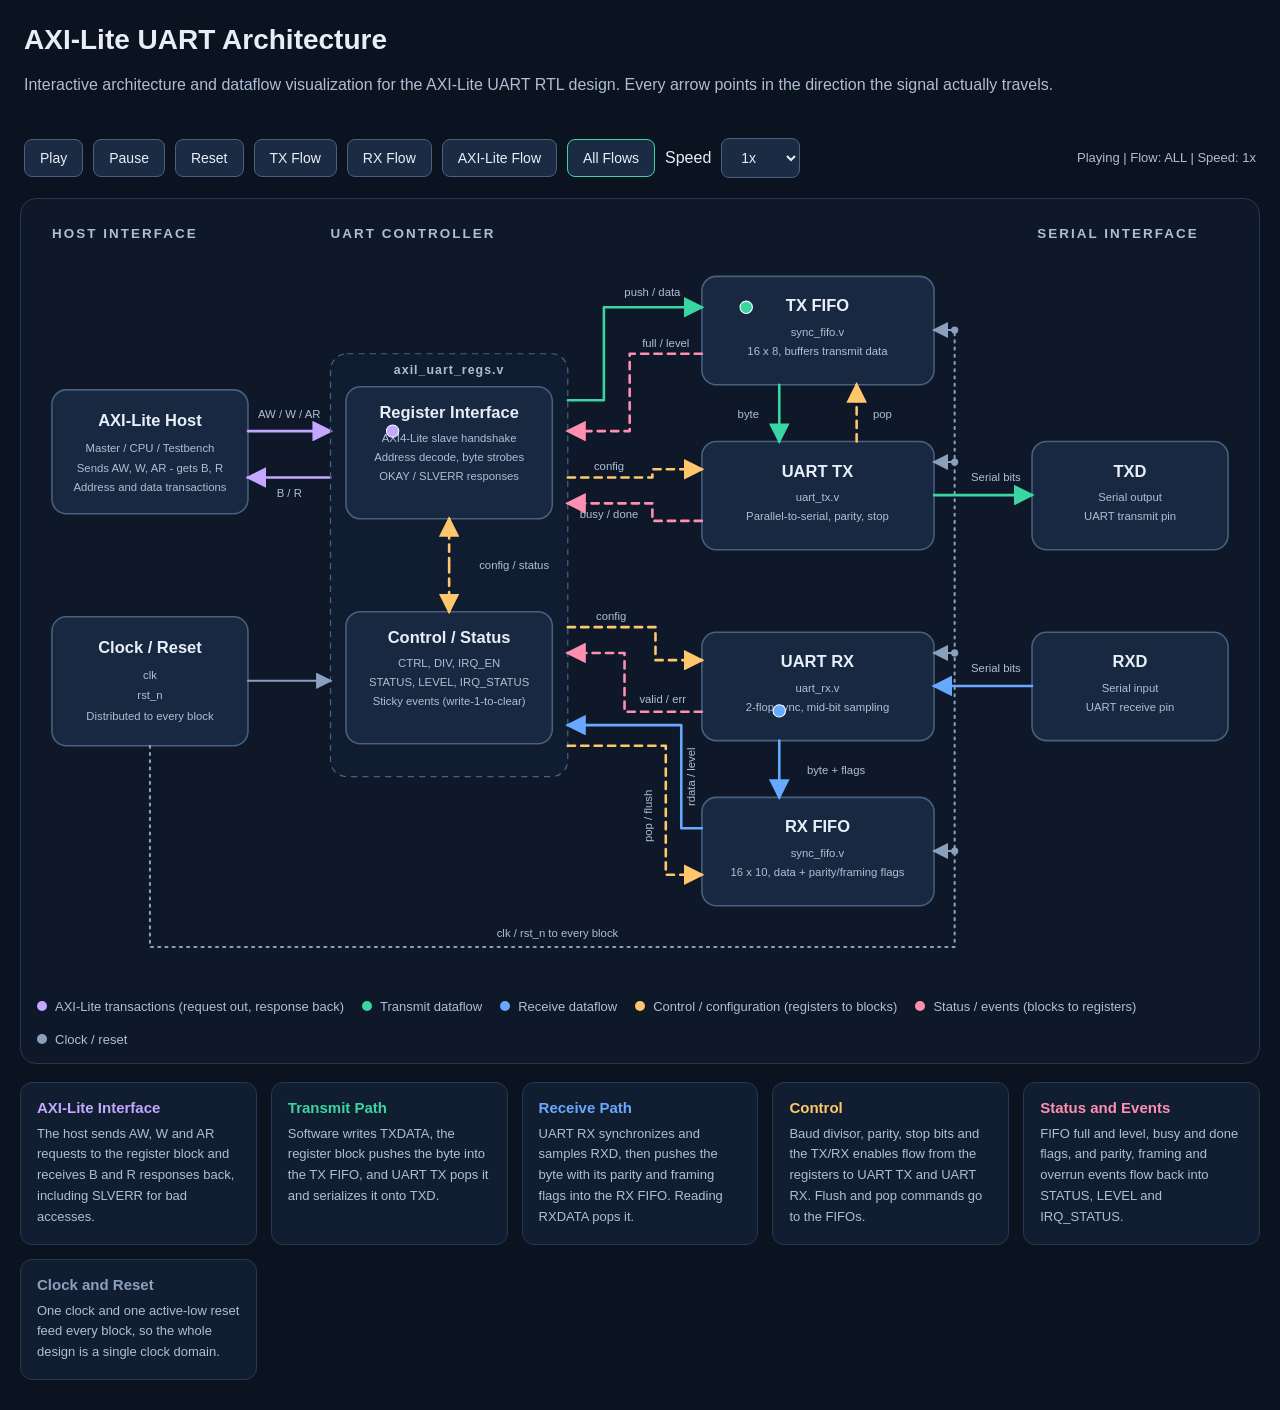
<file: visualizer/index.html>
<!DOCTYPE html>
<html lang="en">
<head>
<meta charset="UTF-8">
<meta name="viewport" content="width=device-width, initial-scale=1.0">
<title>AXI-Lite UART Architecture</title>
<style>
:root {
  --bg: #0b1220;
  --panel: #172840;
  --border: #47617f;
  --text: #e8eef8;
  --muted: #aebed4;
  --tx: #39d6a2;
  --rx: #67a9ff;
  --axi: #c4a7ff;
  --control: #ffc76b;
  --status: #ff8fb1;
  --clock: #8aa0bd;
}
* { box-sizing: border-box; }
body {
  margin: 0;
  background: var(--bg);
  color: var(--text);
  font-family: "Segoe UI", Arial, sans-serif;
}
header {
  max-width: 1400px;
  margin: auto;
  padding: 24px;
}
h1 { margin: 0 0 8px; font-size: 28px; }
header p { color: var(--muted); line-height: 1.6; }
.toolbar {
  display: flex;
  flex-wrap: wrap;
  align-items: center;
  gap: 10px;
  max-width: 1400px;
  margin: auto;
  padding: 0 24px 20px;
}
button, select {
  border: 1px solid var(--border);
  border-radius: 8px;
  padding: 10px 15px;
  background: #1b2b43;
  color: var(--text);
  font-size: 14px;
  cursor: pointer;
}
button:hover, select:hover { background: #293e5c; }
button.active { border-color: var(--tx); }
.status {
  color: var(--muted);
  font-size: 13px;
  margin-left: auto;
}
main {
  max-width: 1400px;
  margin: auto;
  padding: 0 20px 30px;
}
.diagram {
  overflow: hidden;
  border: 1px solid #263952;
  border-radius: 16px;
  background: #0e1829;
}
svg {
  display: block;
  width: 100%;
  height: auto;
}
.block {
  fill: var(--panel);
  stroke: var(--border);
  stroke-width: 1.5;
}
.module-box {
  fill: rgba(23, 40, 64, 0.28);
  stroke: var(--border);
  stroke-width: 1.2;
  stroke-dasharray: 6 5;
}
.block-title {
  fill: var(--text);
  font-size: 16px;
  font-weight: 700;
  text-anchor: middle;
}
.block-sub {
  fill: var(--muted);
  font-size: 11px;
  text-anchor: middle;
}
.section-title {
  fill: var(--muted);
  font-size: 13px;
  font-weight: 700;
  letter-spacing: 2px;
}
.module-label {
  fill: var(--muted);
  font-size: 12px;
  font-weight: 700;
  letter-spacing: 1px;
  text-anchor: middle;
}
.wire {
  fill: none;
  stroke-width: 2.5;
  stroke-linejoin: round;
  stroke-linecap: round;
}
.axi-wire { stroke: var(--axi); }
.tx-wire { stroke: var(--tx); }
.rx-wire { stroke: var(--rx); }
.control-wire {
  stroke: var(--control);
  stroke-dasharray: 7 6;
}
.status-wire {
  stroke: var(--status);
  stroke-dasharray: 7 6;
}
.clock-wire {
  stroke: var(--clock);
  stroke-width: 2;
  stroke-dasharray: 2 5;
}
.clock-stub {
  stroke: var(--clock);
  stroke-width: 2;
}
.clock-dot { fill: var(--clock); }
.wire-label {
  fill: var(--muted);
  font-size: 11px;
  text-anchor: middle;
}
.packet {
  stroke: #ffffff;
  stroke-width: 1;
}
.tx-packet { fill: var(--tx); }
.rx-packet { fill: var(--rx); }
.axi-packet { fill: var(--axi); }
.legend {
  display: flex;
  flex-wrap: wrap;
  gap: 18px;
  padding: 16px;
  color: var(--muted);
  font-size: 13px;
}
.legend span { display: flex; align-items: center; gap: 8px; }
.dot {
  width: 10px;
  height: 10px;
  border-radius: 50%;
  display: inline-block;
}
.info-grid {
  display: grid;
  grid-template-columns: repeat(auto-fit, minmax(220px, 1fr));
  gap: 14px;
  margin-top: 18px;
}
.info {
  border: 1px solid #263952;
  border-radius: 12px;
  padding: 16px;
  background: #111e31;
}
.info h3 { margin: 0 0 8px; font-size: 15px; }
.info p {
  margin: 0;
  color: var(--muted);
  font-size: 13px;
  line-height: 1.6;
}
#txInfo h3 { color: var(--tx); }
#rxInfo h3 { color: var(--rx); }
#axiInfo h3 { color: var(--axi); }
#controlInfo h3 { color: var(--control); }
#statusInfo h3 { color: var(--status); }
#clockInfo h3 { color: var(--clock); }
@media (max-width: 650px) {
  header { padding: 18px; }
  h1 { font-size: 22px; }
  main { padding: 0 10px 20px; }
  .toolbar { padding: 0 12px 16px; }
  .status { width: 100%; margin-left: 0; }
}
</style>
</head>
<body>
<header>
  <h1>AXI-Lite UART Architecture</h1>
  <p>Interactive architecture and dataflow visualization for the AXI-Lite UART RTL design. Every arrow points in the direction the signal actually travels.</p>
</header>

<div class="toolbar">
  <button id="playBtn">Play</button>
  <button id="pauseBtn">Pause</button>
  <button id="resetBtn">Reset</button>
  <button id="txBtn">TX Flow</button>
  <button id="rxBtn">RX Flow</button>
  <button id="axiBtn">AXI-Lite Flow</button>
  <button id="allBtn" class="active">All Flows</button>
  <label for="speed">Speed</label>
  <select id="speed">
    <option value="0.5">0.5x</option>
    <option value="1" selected>1x</option>
    <option value="2">2x</option>
    <option value="4">4x</option>
  </select>
  <span class="status" id="status">Ready</span>
</div>

<main>
<div class="diagram">
<svg id="architecture" viewBox="0 0 1200 760" role="img" aria-label="AXI-Lite UART architecture and dataflow">
<defs>
  <marker id="arrowAxi" markerWidth="8" markerHeight="8" refX="7" refY="4" orient="auto">
    <path d="M0,0 L8,4 L0,8 Z" fill="#c4a7ff"/>
  </marker>
  <marker id="arrowTx" markerWidth="8" markerHeight="8" refX="7" refY="4" orient="auto">
    <path d="M0,0 L8,4 L0,8 Z" fill="#39d6a2"/>
  </marker>
  <marker id="arrowRx" markerWidth="8" markerHeight="8" refX="7" refY="4" orient="auto">
    <path d="M0,0 L8,4 L0,8 Z" fill="#67a9ff"/>
  </marker>
  <marker id="arrowControl" markerWidth="8" markerHeight="8" refX="7" refY="4" orient="auto">
    <path d="M0,0 L8,4 L0,8 Z" fill="#ffc76b"/>
  </marker>
  <marker id="arrowStatus" markerWidth="8" markerHeight="8" refX="7" refY="4" orient="auto">
    <path d="M0,0 L8,4 L0,8 Z" fill="#ff8fb1"/>
  </marker>
  <marker id="arrowClock" markerWidth="8" markerHeight="8" refX="7" refY="4" orient="auto">
    <path d="M0,0 L8,4 L0,8 Z" fill="#8aa0bd"/>
  </marker>
</defs>

<text x="30" y="38" class="section-title">HOST INTERFACE</text>
<text x="300" y="38" class="section-title">UART CONTROLLER</text>
<text x="985" y="38" class="section-title">SERIAL INTERFACE</text>

<rect class="block" x="30" y="185" width="190" height="120" rx="14"/>
<text class="block-title" x="125" y="220">AXI-Lite Host</text>
<text class="block-sub" x="125" y="245">Master / CPU / Testbench</text>
<text class="block-sub" x="125" y="265">Sends AW, W, AR - gets B, R</text>
<text class="block-sub" x="125" y="283">Address and data transactions</text>

<path class="wire axi-wire" marker-end="url(#arrowAxi)" d="M220 225 H300"/>
<text class="wire-label" x="260" y="212">AW / W / AR</text>
<path class="wire axi-wire" marker-end="url(#arrowAxi)" d="M300 270 H220"/>
<text class="wire-label" x="260" y="289">B / R</text>

<rect class="module-box" x="300" y="150" width="230" height="410" rx="16"/>
<text class="module-label" x="415" y="170">axil_uart_regs.v</text>

<rect class="block" x="315" y="182" width="200" height="128" rx="14"/>
<text class="block-title" x="415" y="212">Register Interface</text>
<text class="block-sub" x="415" y="236">AXI4-Lite slave handshake</text>
<text class="block-sub" x="415" y="254">Address decode, byte strobes</text>
<text class="block-sub" x="415" y="272">OKAY / SLVERR responses</text>

<rect class="block" x="315" y="400" width="200" height="128" rx="14"/>
<text class="block-title" x="415" y="430">Control / Status</text>
<text class="block-sub" x="415" y="454">CTRL, DIV, IRQ_EN</text>
<text class="block-sub" x="415" y="472">STATUS, LEVEL, IRQ_STATUS</text>
<text class="block-sub" x="415" y="490">Sticky events (write-1-to-clear)</text>

<path class="wire control-wire" marker-end="url(#arrowControl)" d="M415 355 V310"/>
<path class="wire control-wire" marker-end="url(#arrowControl)" d="M415 355 V400"/>
<text class="wire-label" x="478" y="359">config / status</text>

<rect class="block" x="660" y="75" width="225" height="105" rx="14"/>
<text class="block-title" x="772" y="109">TX FIFO</text>
<text class="block-sub" x="772" y="133">sync_fifo.v</text>
<text class="block-sub" x="772" y="151">16 x 8, buffers transmit data</text>

<rect class="block" x="660" y="235" width="225" height="105" rx="14"/>
<text class="block-title" x="772" y="269">UART TX</text>
<text class="block-sub" x="772" y="293">uart_tx.v</text>
<text class="block-sub" x="772" y="311">Parallel-to-serial, parity, stop</text>

<rect class="block" x="980" y="235" width="190" height="105" rx="14"/>
<text class="block-title" x="1075" y="269">TXD</text>
<text class="block-sub" x="1075" y="293">Serial output</text>
<text class="block-sub" x="1075" y="311">UART transmit pin</text>

<path class="wire tx-wire" marker-end="url(#arrowTx)" d="M530 195 H565 V105 H660"/>
<text class="wire-label" x="612" y="94">push / data</text>

<path class="wire status-wire" marker-end="url(#arrowStatus)" d="M660 150 H590 V225 H530"/>
<text class="wire-label" x="625" y="143">full / level</text>

<path class="wire tx-wire" marker-end="url(#arrowTx)" d="M735 180 V235"/>
<text class="wire-label" x="705" y="212">byte</text>
<path class="wire control-wire" marker-end="url(#arrowControl)" d="M810 235 V180"/>
<text class="wire-label" x="835" y="212">pop</text>

<path class="wire tx-wire" marker-end="url(#arrowTx)" d="M885 287 H980"/>
<text class="wire-label" x="945" y="273">Serial bits</text>

<path class="wire control-wire" marker-end="url(#arrowControl)" d="M530 270 H612 V262 H660"/>
<text class="wire-label" x="570" y="263">config</text>
<path class="wire status-wire" marker-end="url(#arrowStatus)" d="M660 312 H612 V295 H530"/>
<text class="wire-label" x="570" y="309">busy / done</text>

<rect class="block" x="980" y="420" width="190" height="105" rx="14"/>
<text class="block-title" x="1075" y="454">RXD</text>
<text class="block-sub" x="1075" y="478">Serial input</text>
<text class="block-sub" x="1075" y="496">UART receive pin</text>

<rect class="block" x="660" y="420" width="225" height="105" rx="14"/>
<text class="block-title" x="772" y="454">UART RX</text>
<text class="block-sub" x="772" y="478">uart_rx.v</text>
<text class="block-sub" x="772" y="496">2-flop sync, mid-bit sampling</text>

<rect class="block" x="660" y="580" width="225" height="105" rx="14"/>
<text class="block-title" x="772" y="614">RX FIFO</text>
<text class="block-sub" x="772" y="638">sync_fifo.v</text>
<text class="block-sub" x="772" y="656">16 x 10, data + parity/framing flags</text>

<path class="wire rx-wire" marker-end="url(#arrowRx)" d="M980 472 H885"/>
<text class="wire-label" x="945" y="458">Serial bits</text>

<path class="wire rx-wire" marker-end="url(#arrowRx)" d="M735 525 V580"/>
<text class="wire-label" x="790" y="557">byte + flags</text>

<path class="wire control-wire" marker-end="url(#arrowControl)" d="M530 415 H615 V447 H660"/>
<text class="wire-label" x="572" y="408">config</text>
<path class="wire status-wire" marker-end="url(#arrowStatus)" d="M660 497 H585 V440 H530"/>
<text class="wire-label" x="622" y="489">valid / err</text>

<path class="wire rx-wire" marker-end="url(#arrowRx)" d="M660 610 H640 V510 H530"/>
<text class="wire-label" x="653" y="560" transform="rotate(-90 653 560)">rdata / level</text>

<path class="wire control-wire" marker-end="url(#arrowControl)" d="M530 530 H625 V655 H660"/>
<text class="wire-label" x="612" y="598" transform="rotate(-90 612 598)">pop / flush</text>

<rect class="block" x="30" y="405" width="190" height="125" rx="14"/>
<text class="block-title" x="125" y="440">Clock / Reset</text>
<text class="block-sub" x="125" y="465">clk</text>
<text class="block-sub" x="125" y="485">rst_n</text>
<text class="block-sub" x="125" y="505">Distributed to every block</text>

<path class="wire clock-stub" marker-end="url(#arrowClock)" d="M220 467 H300"/>

<path class="wire clock-wire" d="M125 530 V725 H905 V127"/>
<text class="wire-label" x="520" y="715">clk / rst_n to every block</text>
<path class="wire clock-stub" marker-end="url(#arrowClock)" d="M905 127 H885"/>
<path class="wire clock-stub" marker-end="url(#arrowClock)" d="M905 255 H885"/>
<path class="wire clock-stub" marker-end="url(#arrowClock)" d="M905 440 H885"/>
<path class="wire clock-stub" marker-end="url(#arrowClock)" d="M905 632 H885"/>
<circle class="clock-dot" cx="905" cy="127" r="3.5"/>
<circle class="clock-dot" cx="905" cy="255" r="3.5"/>
<circle class="clock-dot" cx="905" cy="440" r="3.5"/>
<circle class="clock-dot" cx="905" cy="632" r="3.5"/>

<g id="packets">
  <circle class="packet axi-packet" r="6">
    <animateMotion id="axiMotion" dur="3s" repeatCount="indefinite" path="M125 225 H220 H300 H415 M415 270 H300 H220 H125"/>
  </circle>
  <circle class="packet tx-packet" r="6">
    <animateMotion id="txMotion" dur="3s" repeatCount="indefinite" path="M415 195 H565 V105 H735 V287 H885 H980 H1075"/>
  </circle>
  <circle class="packet rx-packet" r="6">
    <animateMotion id="rxMotion" dur="3s" repeatCount="indefinite" path="M1075 472 H885 H735 V610 H640 V510 H415"/>
  </circle>
</g>
</svg>

<div class="legend">
  <span><i class="dot" style="background:var(--axi)"></i> AXI-Lite transactions (request out, response back)</span>
  <span><i class="dot" style="background:var(--tx)"></i> Transmit dataflow</span>
  <span><i class="dot" style="background:var(--rx)"></i> Receive dataflow</span>
  <span><i class="dot" style="background:var(--control)"></i> Control / configuration (registers to blocks)</span>
  <span><i class="dot" style="background:var(--status)"></i> Status / events (blocks to registers)</span>
  <span><i class="dot" style="background:var(--clock)"></i> Clock / reset</span>
</div>
</div>

<div class="info-grid">
  <section class="info" id="axiInfo">
    <h3>AXI-Lite Interface</h3>
    <p>The host sends AW, W and AR requests to the register block and receives B and R responses back, including SLVERR for bad accesses.</p>
  </section>
  <section class="info" id="txInfo">
    <h3>Transmit Path</h3>
    <p>Software writes TXDATA, the register block pushes the byte into the TX FIFO, and UART TX pops it and serializes it onto TXD.</p>
  </section>
  <section class="info" id="rxInfo">
    <h3>Receive Path</h3>
    <p>UART RX synchronizes and samples RXD, then pushes the byte with its parity and framing flags into the RX FIFO. Reading RXDATA pops it.</p>
  </section>
  <section class="info" id="controlInfo">
    <h3>Control</h3>
    <p>Baud divisor, parity, stop bits and the TX/RX enables flow from the registers to UART TX and UART RX. Flush and pop commands go to the FIFOs.</p>
  </section>
  <section class="info" id="statusInfo">
    <h3>Status and Events</h3>
    <p>FIFO full and level, busy and done flags, and parity, framing and overrun events flow back into STATUS, LEVEL and IRQ_STATUS.</p>
  </section>
  <section class="info" id="clockInfo">
    <h3>Clock and Reset</h3>
    <p>One clock and one active-low reset feed every block, so the whole design is a single clock domain.</p>
  </section>
</div>
</main>

<script>
const txMotion = document.getElementById("txMotion");
const rxMotion = document.getElementById("rxMotion");
const axiMotion = document.getElementById("axiMotion");
const statusText = document.getElementById("status");
const buttons = [
  "playBtn", "pauseBtn", "resetBtn", "txBtn",
  "rxBtn", "axiBtn", "allBtn"
].map(id => document.getElementById(id));

let activeFlow = "all";
let playing = true;
let speed = 1;

function setMotion(motion, enabled) {
  if (enabled && playing) {
    motion.setAttribute("dur", (3 / speed) + "s");
    motion.beginElement();
  } else {
    motion.endElement();
  }
}

function updateAnimation() {
  setMotion(txMotion, activeFlow === "all" || activeFlow === "tx");
  setMotion(rxMotion, activeFlow === "all" || activeFlow === "rx");
  setMotion(axiMotion, activeFlow === "all" || activeFlow === "axi");
  statusText.textContent =
    (playing ? "Playing" : "Paused") +
    " | Flow: " + activeFlow.toUpperCase() +
    " | Speed: " + speed + "x";
  buttons.forEach(button => button.classList.remove("active"));
  const activeButton = {
    all: "allBtn",
    tx: "txBtn",
    rx: "rxBtn",
    axi: "axiBtn"
  }[activeFlow];
  document.getElementById(activeButton).classList.add("active");
}

function play() {
  playing = true;
  updateAnimation();
}

function pause() {
  playing = false;
  [txMotion, rxMotion, axiMotion].forEach(motion => motion.endElement());
  updateAnimation();
}

function reset() {
  playing = false;
  [txMotion, rxMotion, axiMotion].forEach(motion => {
    motion.endElement();
    motion.setCurrentTime(0);
  });
  playing = true;
  updateAnimation();
}

document.getElementById("playBtn").addEventListener("click", play);
document.getElementById("pauseBtn").addEventListener("click", pause);
document.getElementById("resetBtn").addEventListener("click", reset);

document.getElementById("txBtn").addEventListener("click", () => {
  activeFlow = "tx";
  playing = true;
  updateAnimation();
});

document.getElementById("rxBtn").addEventListener("click", () => {
  activeFlow = "rx";
  playing = true;
  updateAnimation();
});

document.getElementById("axiBtn").addEventListener("click", () => {
  activeFlow = "axi";
  playing = true;
  updateAnimation();
});

document.getElementById("allBtn").addEventListener("click", () => {
  activeFlow = "all";
  playing = true;
  updateAnimation();
});

document.getElementById("speed").addEventListener("change", event => {
  speed = Number(event.target.value);
  updateAnimation();
});

updateAnimation();
</script>
</body>
</html>
</file>
